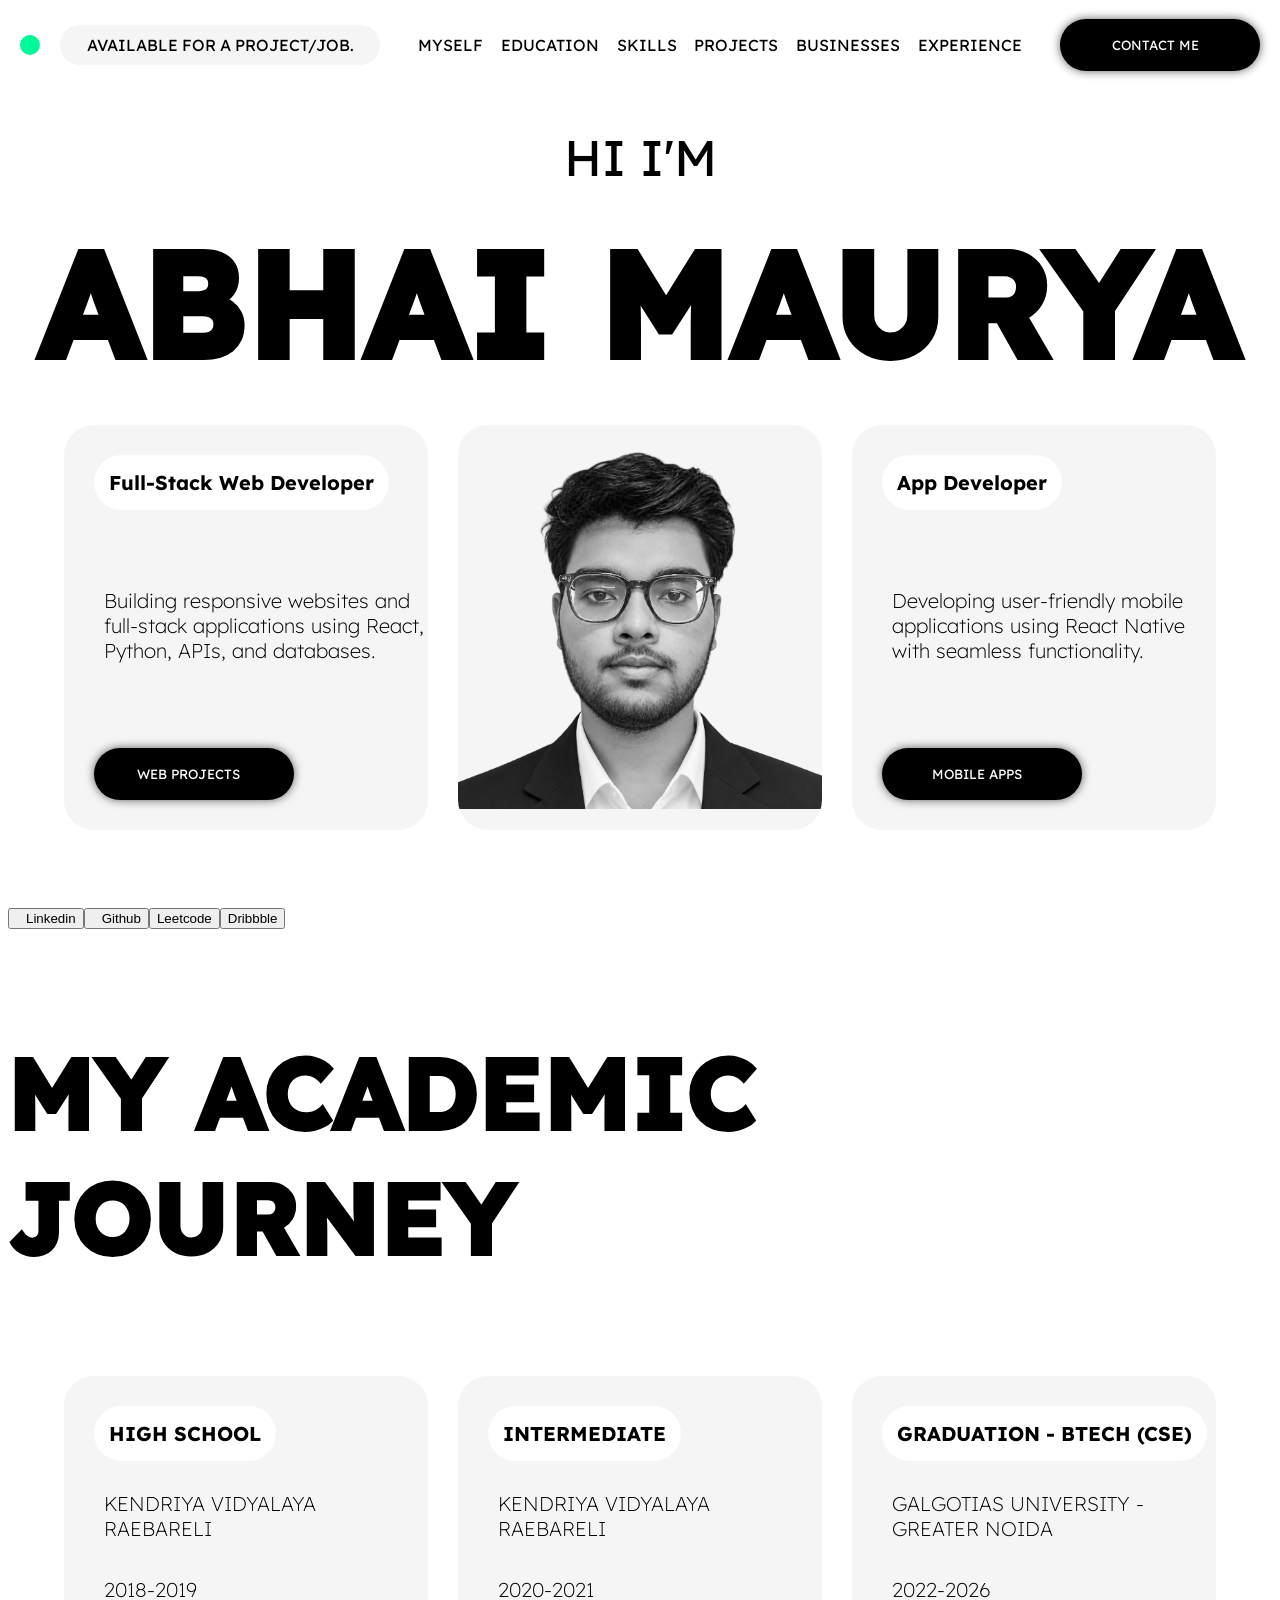
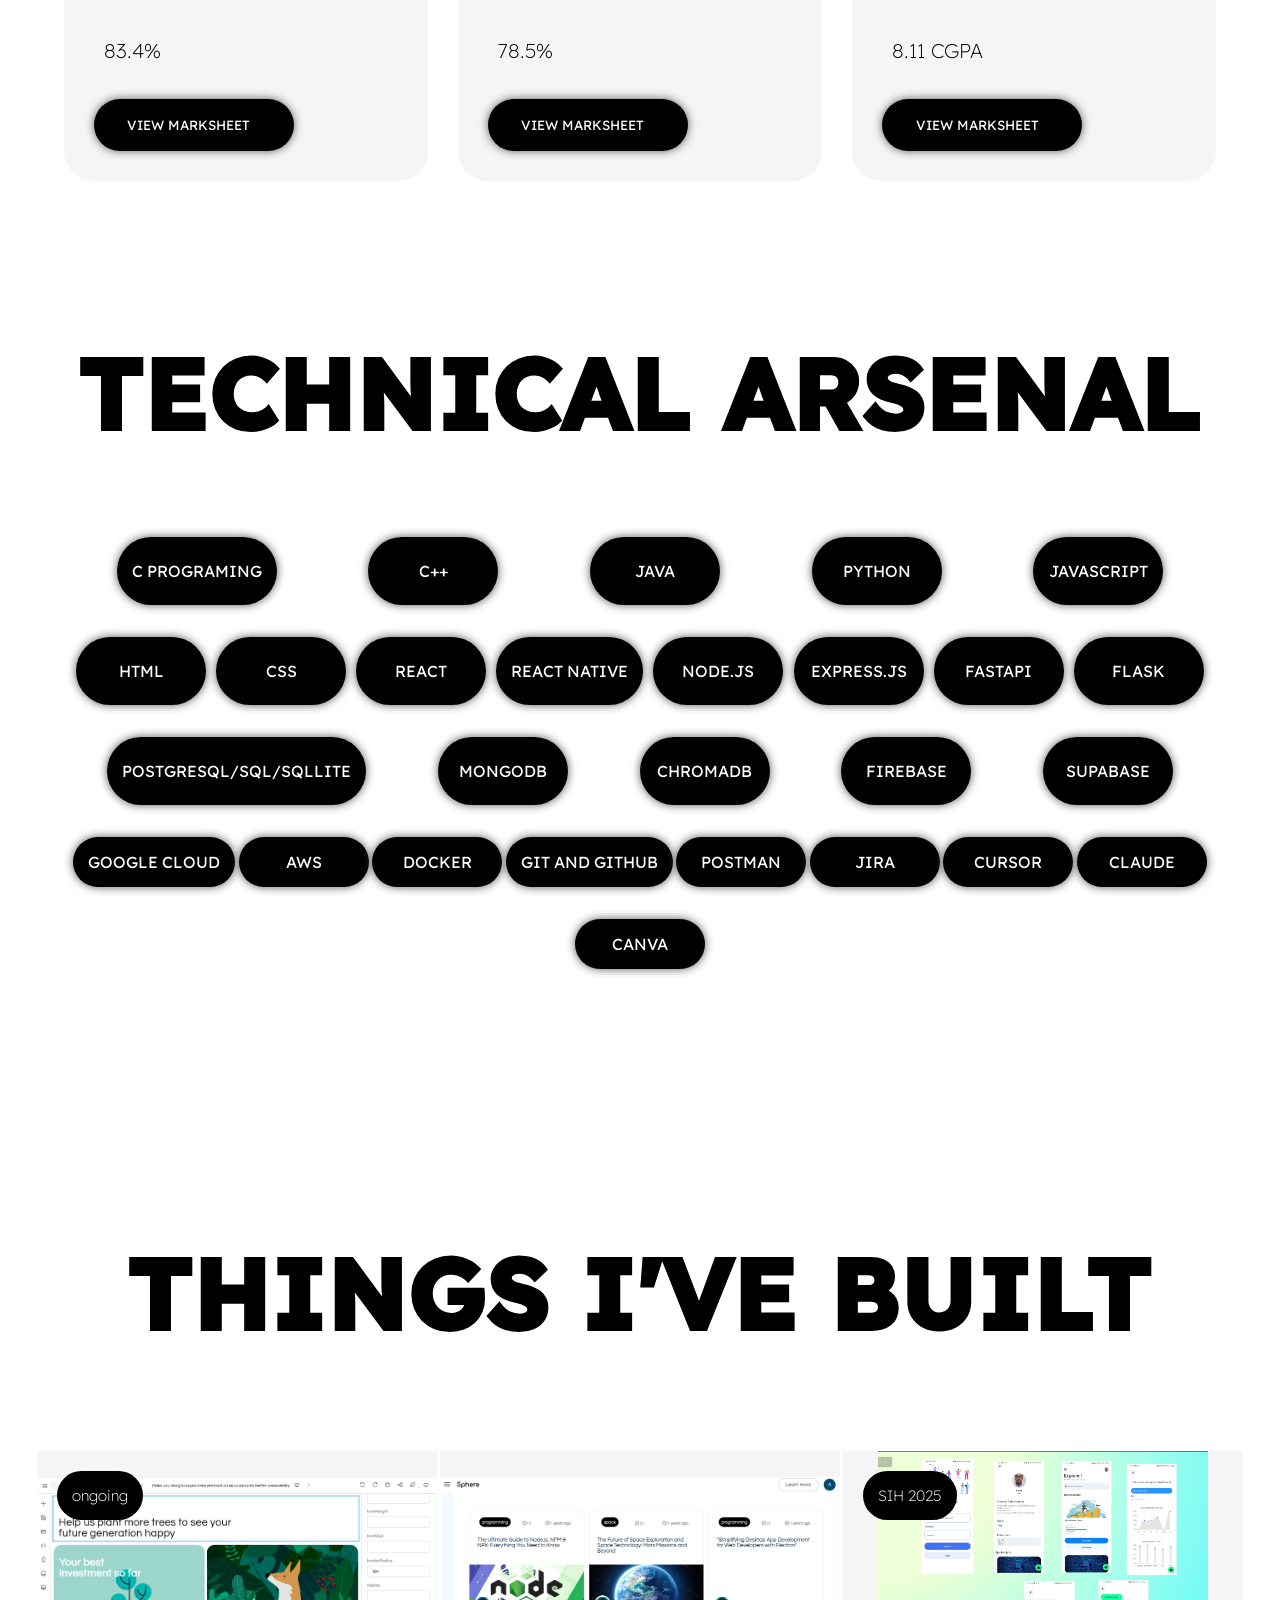
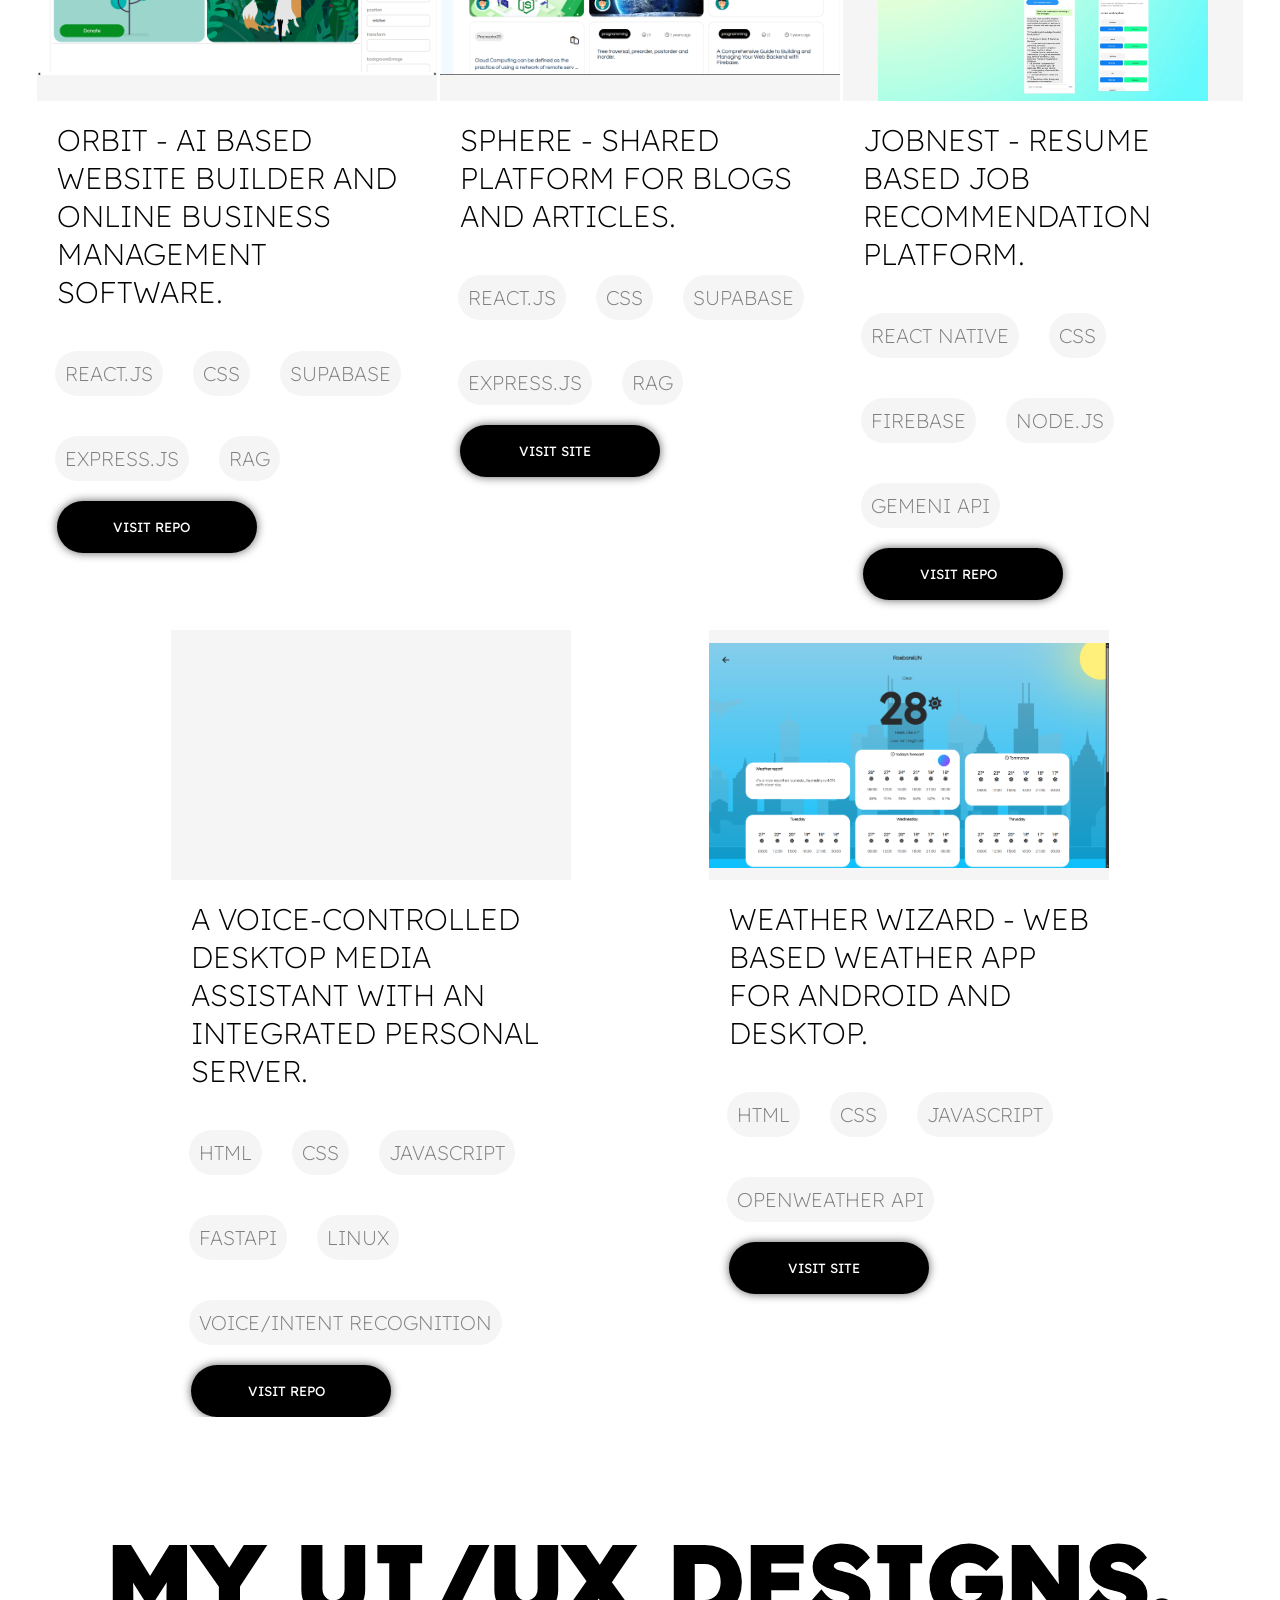
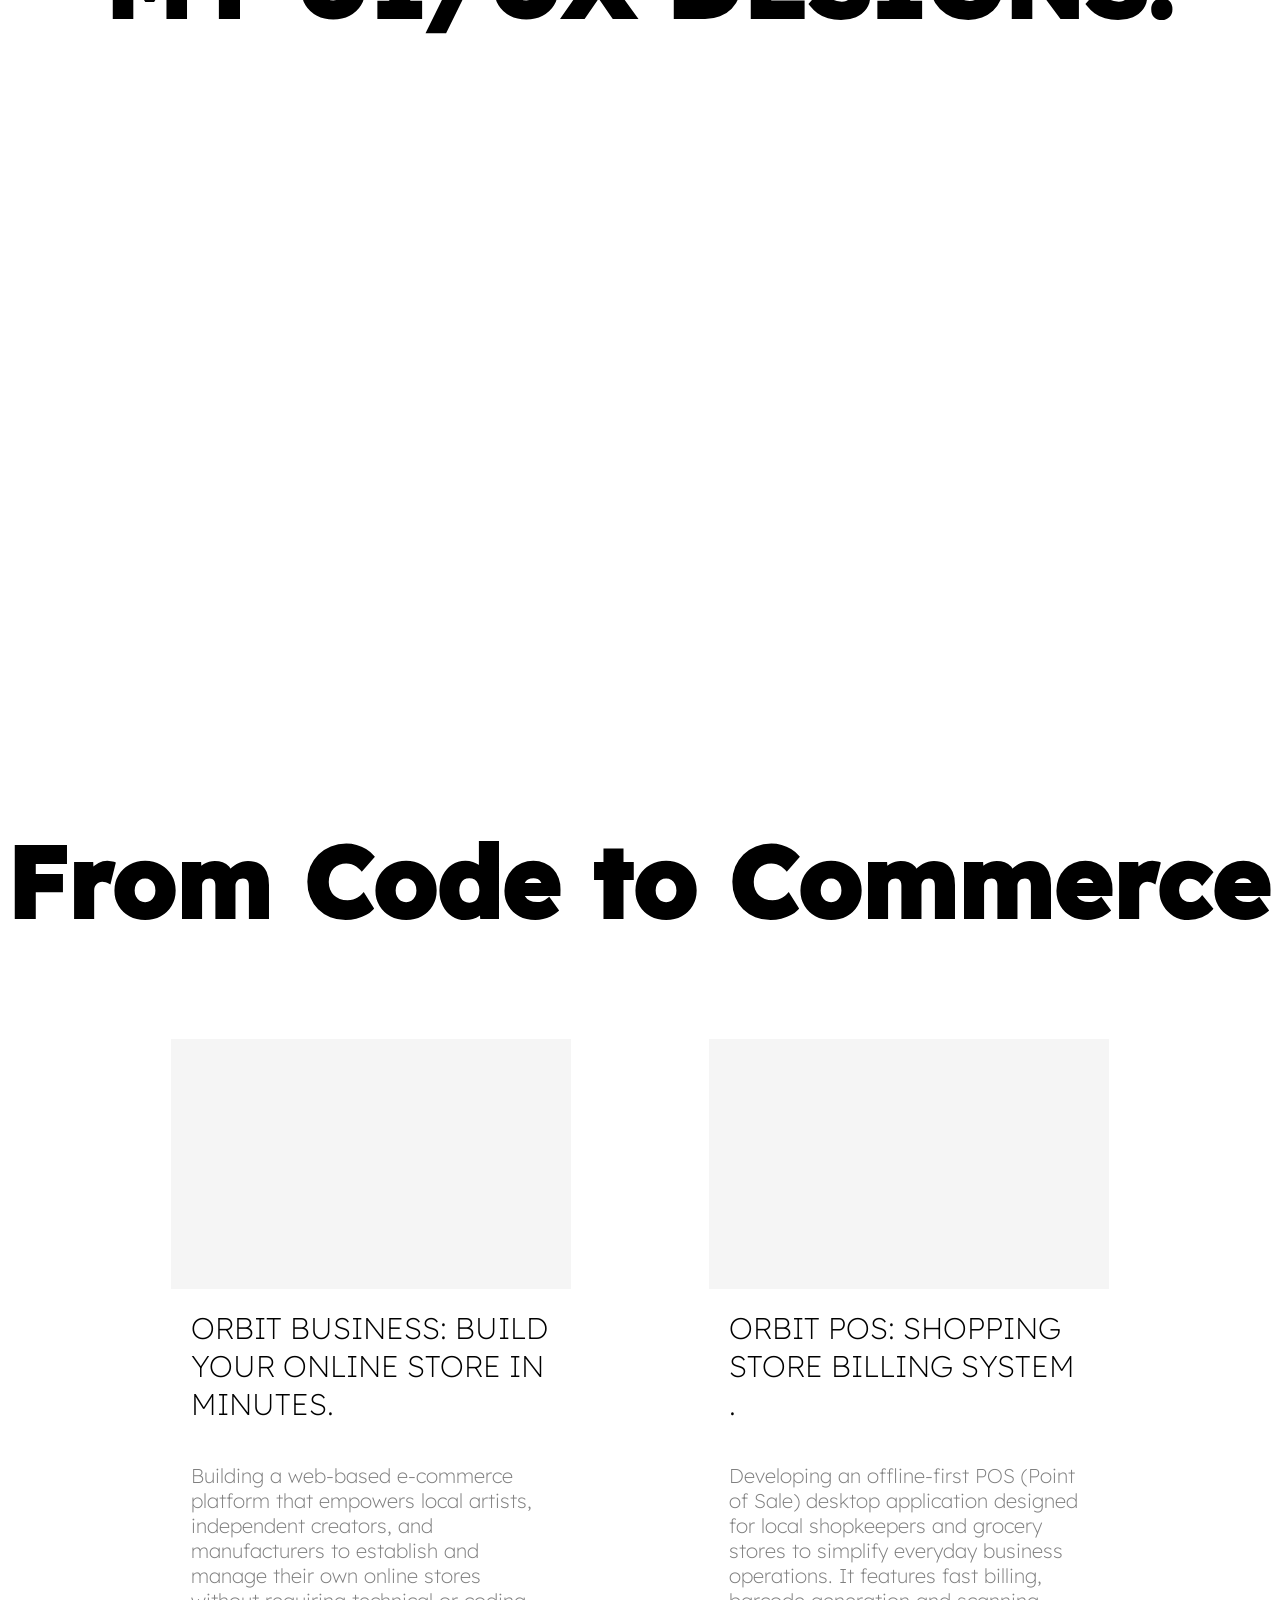
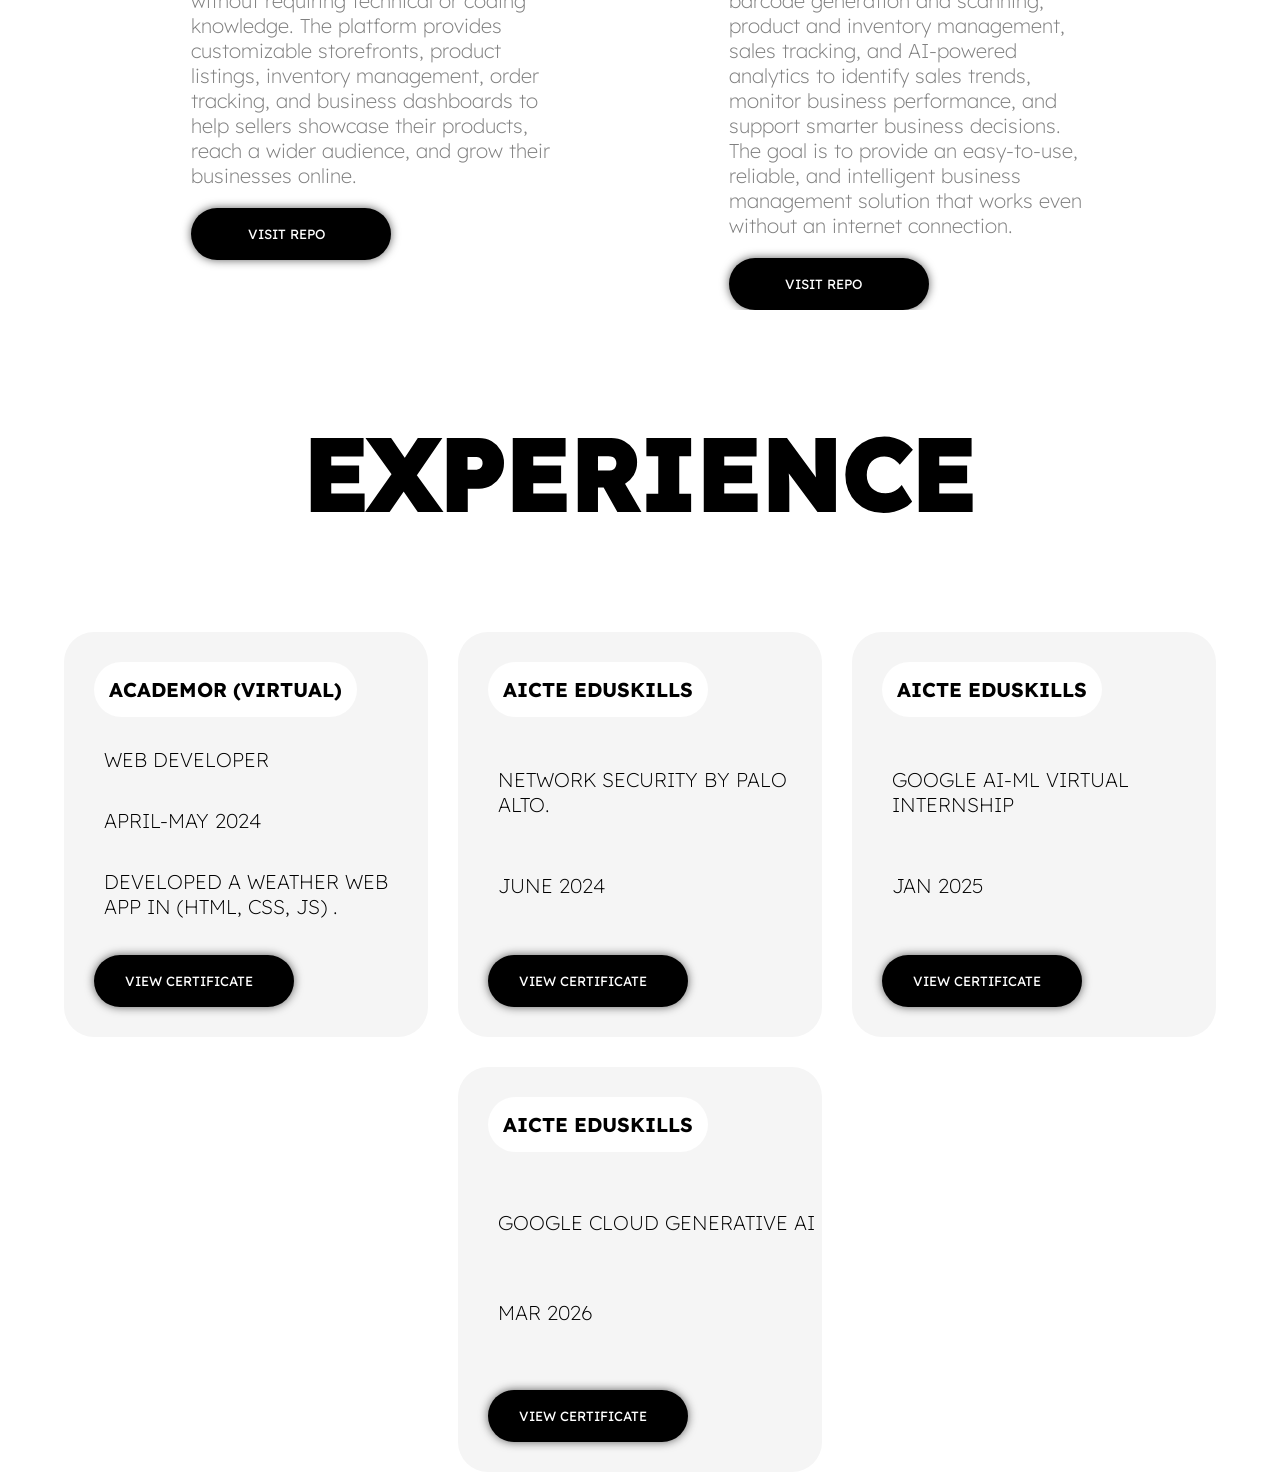
<file: index.html>
<!DOCTYPE html>
<html lang="en">
<head>
    <meta charset="UTF-8">
    <meta name="viewport" content="width=device-width, initial-scale=1.0">
    <title>Abhai Pratap Maurya</title>
    <link rel="stylesheet" href="portfolio.css">
    <link rel="preconnect" href="https://fonts.googleapis.com">
<link rel='stylesheet' href='https://cdn-uicons.flaticon.com/4.0.0/uicons-regular-straight/css/uicons-regular-straight.css'>
  <link href='https://fonts.googleapis.com/css?family=Lexend' rel='stylesheet'>
<link rel='stylesheet' href='https://cdn-uicons.flaticon.com/4.0.0/uicons-bold-rounded/css/uicons-bold-rounded.css'>
<link rel='stylesheet' href='https://cdn-uicons.flaticon.com/4.0.0/uicons-regular-rounded/css/uicons-regular-rounded.css'>
<link rel='stylesheet' href='https://cdn-uicons.flaticon.com/4.0.0/uicons-brands/css/uicons-brands.css'>
<div id="imgdiv1">
    <row><button onclick="closebox()"><i class="fi fi-br-cross"></i></button><button id="imgname">10th report card</button></row>

</div>
    <div class="section">
        <navbar>
            <p class="job"></p>
            <p class="knot">AVAILABLE FOR A PROJECT/JOB.</p>
            <div>
                <p>MYSELF</p>
                <p>EDUCATION</p>
                <p>SKILLS</p>
                <p>PROJECTS</p>
                <p>BUSINESSES</p>
                <p>EXPERIENCE</p>
                
            </div>
            <button onclick="openlink('https://mail.google.com/mail/u/0/?fs=1&to=abhaipratapanjumaurya@gmail.com&tf=cm')">CONTACT ME <i class="fi fi-rs-arrow-up-right"></i></button>
        </navbar>
        <p id="txt1">HI I'M</p>
        <h1 id="txt2">ABHAI <span>MAURYA</span></h1>
        <div class="herodiv">
            <div class="hdiv1">
                <h1>Full-Stack Web Developer</h1>
                <p>Building responsive websites and full-stack applications using React, Python, APIs, and databases.</p>
                <button onclick="openlink('https://github.com/coder5676')">WEB PROJECTS <i class="fi fi-rs-arrow-up-right"></i></button>

            </div>
  <div id="imgdiv">


           </div>
           <div class="hdiv2">
            <h1>App Developer</h1>
            <p>Developing user-friendly mobile applications using React Native with seamless functionality.</p>
            <button onclick="openlink('https://github.com/coder5676')">MOBILE APPS <i class="fi fi-rs-arrow-up-right"></i></button>
           </div>
        </div>
         

    </div>
            <row class="rt"><button onclick="openlink('https://www.linkedin.com/in/abhai-pratap-maurya-781911297/')"><i class="fi fi-brands-linkedin"></i> Linkedin</button><button onclick="openlink('https://github.com/coder5676')"><i class="fi fi-brands-github"></i>Github</button><button onclick="openlink('https://leetcode.com/u/abhai-1524/')">Leetcode</button><button onclick="openlink('https://dribbble.com/04Abhai_maurya')">Dribbble</button></row>
    <div class="section">
        <h1 class="heading2">MY ACADEMIC JOURNEY</h1>
        <div class="herodiv">
            <div>
                <h1>HIGH SCHOOL</h1>
                <p>KENDRIYA VIDYALAYA RAEBARELI</p>
                <p>2018-2019</p>
                <p>83.4%</p>
                <button onclick="loadfile('10th.jpg','HIGH SCHOOL REPORTCARD')">VIEW MARKSHEET <i class="fi fi-rs-arrow-up-right"></i></button>
            </div>
            <div> <h1>INTERMEDIATE</h1>
                <p>KENDRIYA VIDYALAYA RAEBARELI</p>
                <p>2020-2021</p>
                <p>78.5%</p>
                <button onclick="loadfile('12th.jpg','INTERMEDIATE REPORTCARD')">VIEW MARKSHEET <i class="fi fi-rs-arrow-up-right"></i></button></div>
            <div>
                 <h1>GRADUATION - BTECH (CSE)</h1>
                <p>GALGOTIAS UNIVERSITY - GREATER NOIDA</p>
                <p>2022-2026</p>
                <p>8.11 CGPA</p>
                <button onclick="loadfile('8thsem.png','8TH SEM REPORT CARD')">VIEW MARKSHEET <i class="fi fi-rs-arrow-up-right"></i></button>
            </div>
        </div>

    </div>
    <div class="section">
        <h1 class="heading2">TECHNICAL ARSENAL</h1>
        <div class="skdiv">
            <p>C PROGRAMING</p>
            <p>C++</p>
            <p>JAVA</p>
            <p>PYTHON</p>
            <p>JAVASCRIPT</p>
            
        </div>
        <div class="skdiv">
            <p>HTML</p>
            <p>CSS</p>
            <p>REACT</p>
            <p>REACT NATIVE</p>
            <p>NODE.JS</p>
            <p>EXPRESS.JS</p>
            <p>FASTAPI</p>
            <p>FLASK</p>
            
        </div>
        <div class="skdiv">
            <p>POSTGRESQL/SQL/SQLLITE</p>
            <p>MONGODB</p>
            <p>CHROMADB</p>
            <p>FIREBASE</p>
            <p>SUPABASE</p>
        </div>
          <div class="skdiv">
            <p>GOOGLE CLOUD</p>
            <p>AWS</p>
            <p>DOCKER</p>
            <p>GIT AND GITHUB</p>
            <p>POSTMAN</p>
            <p>JIRA</p>
            <p>CURSOR</p>
            <p>CLAUDE</p>
            <p>CANVA</p>
        </div>

    </div>

    <div class="section">
        <h1 class="heading2">THINGS I'VE BUILT</h1>
        <div class="carddiv">
            <div class="card">
                <div style="background-image: url('images/orbit.png');" class="imgdiv3">
                    <h2>ongoing</h2>
                </div>
                <h1>ORBIT - AI BASED WEBSITE BUILDER AND ONLINE BUSINESS MANAGEMENT SOFTWARE.</h1>
                <div class="stack"><p>REACT.JS</p><p>CSS</p><p>SUPABASE</p><p>EXPRESS.JS</p><p>RAG</p></div>
                <button onclick="openlink('https://github.com/coder5676/Orion-Website-builder')">VISIT REPO <i class="fi fi-rs-arrow-up-right"></i></button>
            </div>
            <div class="card">
                <div style="background-image: url('images/sphere.png');" class="imgdiv3"></div>
                <h1>SPHERE - SHARED PLATFORM FOR BLOGS AND ARTICLES.</h1>
                <div class="stack"><p>REACT.JS</p><p>CSS</p><p>SUPABASE</p><p>EXPRESS.JS</p><p>RAG</p></div>

                <button onclick="openlink('https://coder5676.github.io/Sphere-2/')">VISIT SITE <i class="fi fi-rs-arrow-up-right"></i></button>
            </div>
            <div class="card">
                <div style="background-image: url('images/jobnest.png');" class="imgdiv3">
                    <h2>SIH 2025</h2>

                </div>
                <h1>JOBNEST - RESUME BASED JOB RECOMMENDATION PLATFORM.</h1>
                <div class="stack"><p>REACT NATIVE</p><p>CSS</p><p>FIREBASE</p><p>NODE.JS</p><p>GEMENI API</p></div>

                <button onclick="openlink('https://github.com/coder5676/Smart-AI-Based-Internship-recommendation-App')">VISIT REPO <i class="fi fi-rs-arrow-up-right"></i></button>
            </div>
             <div class="card">
                <div class="imgdiv3" style="background-image: url('https://media.istockphoto.com/id/842462530/vector/home-assistant.jpg?s=612x612&w=0&k=20&c=RJPc6uqVF1IhuTr1GNmvbOqNqkv_JC4K2shu67X5YMw=');"></div>
                <h1>A VOICE-CONTROLLED DESKTOP MEDIA ASSISTANT WITH AN INTEGRATED PERSONAL SERVER.</h1>
                <div class="stack"><p>HTML</p><p>CSS</p><p>JAVASCRIPT</p><p>FASTAPI</p><p>LINUX</p><p>VOICE/INTENT RECOGNITION</p></div>

                <button onclick="openlink('https://github.com/coder5676/Nesthome')">VISIT REPO <i class="fi fi-rs-arrow-up-right"></i></button>
            </div>
            <div class="card">
                <div class="imgdiv3" style="background-image: url('images/weather.png')"></div>
                <h1>WEATHER WIZARD - WEB BASED WEATHER APP FOR ANDROID AND DESKTOP.</h1>
                <div class="stack"><p>HTML</p><p>CSS</p><p>JAVASCRIPT</p><p>OPENWEATHER API</p></div>

                <button onclick="openlink('https://coder5676.github.io/Weather-app/')">VISIT SITE <i class="fi fi-rs-arrow-up-right"></i></button>
            </div>


        </div>



    </div>
<div class="section">
        <h1 class="heading2">MY UI/UX DESIGNS.</h1>
        <div class="carddiv">
          


        </div>



    </div>

    <div class="section">
        <h1 class="heading2">From Code to Commerce</h1>
        <div class="carddiv">
            <div class="card">
                <div></div>
                <h1>ORBIT BUSINESS: BUILD YOUR ONLINE STORE IN MINUTES.</h1>
                <p>Building a web-based e-commerce platform that empowers local artists, independent creators, and manufacturers to establish and manage their own online stores without requiring technical or coding knowledge. The platform provides customizable storefronts, product listings, inventory management, order tracking, and business dashboards to help sellers showcase their products, reach a wider audience, and grow their businesses online.</p>
                <button>VISIT REPO <i class="fi fi-rs-arrow-up-right"></i></button>
            </div>
            <div class="card">
                <div></div>
                <h1>ORBIT POS: SHOPPING STORE BILLING SYSTEM .</h1>
<p>Developing an offline-first POS (Point of Sale) desktop application designed for local shopkeepers and grocery stores to simplify everyday business operations. It features fast billing, barcode generation and scanning, product and inventory management, sales tracking, and AI-powered analytics to identify sales trends, monitor business performance, and support smarter business decisions. The goal is to provide an easy-to-use, reliable, and intelligent business management solution that works even without an internet connection. </p>           
     <button>VISIT REPO <i class="fi fi-rs-arrow-up-right"></i></button>
            </div>
          


        </div>



    </div>
    <div class="section">
        <h1 class="heading2">EXPERIENCE</h1>
          <div class="herodiv">
            <div>
                <h1>ACADEMOR (VIRTUAL)</h1>
                <p>WEB DEVELOPER</p>
                <p>APRIL-MAY 2024</p>
                <p>DEVELOPED A WEATHER WEB APP IN (HTML, CSS, JS) .</p>
                <button>VIEW CERTIFICATE <i class="fi fi-rs-arrow-up-right"></i></button>
            </div>
            <div> <h1>AICTE EDUSKILLS</h1>
                <p>NETWORK SECURITY BY PALO ALTO.</p>
                <p>JUNE 2024</p>
                <button>VIEW CERTIFICATE <i class="fi fi-rs-arrow-up-right"></i></button></div>
            <div>
                 <h1>AICTE EDUSKILLS</h1>
                <p>GOOGLE AI-ML VIRTUAL INTERNSHIP</p>
                <p>JAN 2025</p>
                
                <button >VIEW CERTIFICATE <i class="fi fi-rs-arrow-up-right"></i></button>
            </div>
             <div>
                 <h1>AICTE EDUSKILLS</h1>
                <p>GOOGLE CLOUD GENERATIVE AI</p>
                <p>MAR 2026</p>
                
                <button>VIEW CERTIFICATE <i class="fi fi-rs-arrow-up-right"></i></button>
            </div>
        </div>
        

    </div>

    
</body>
</html>
<script src="portfolio.js"></script>
</file>
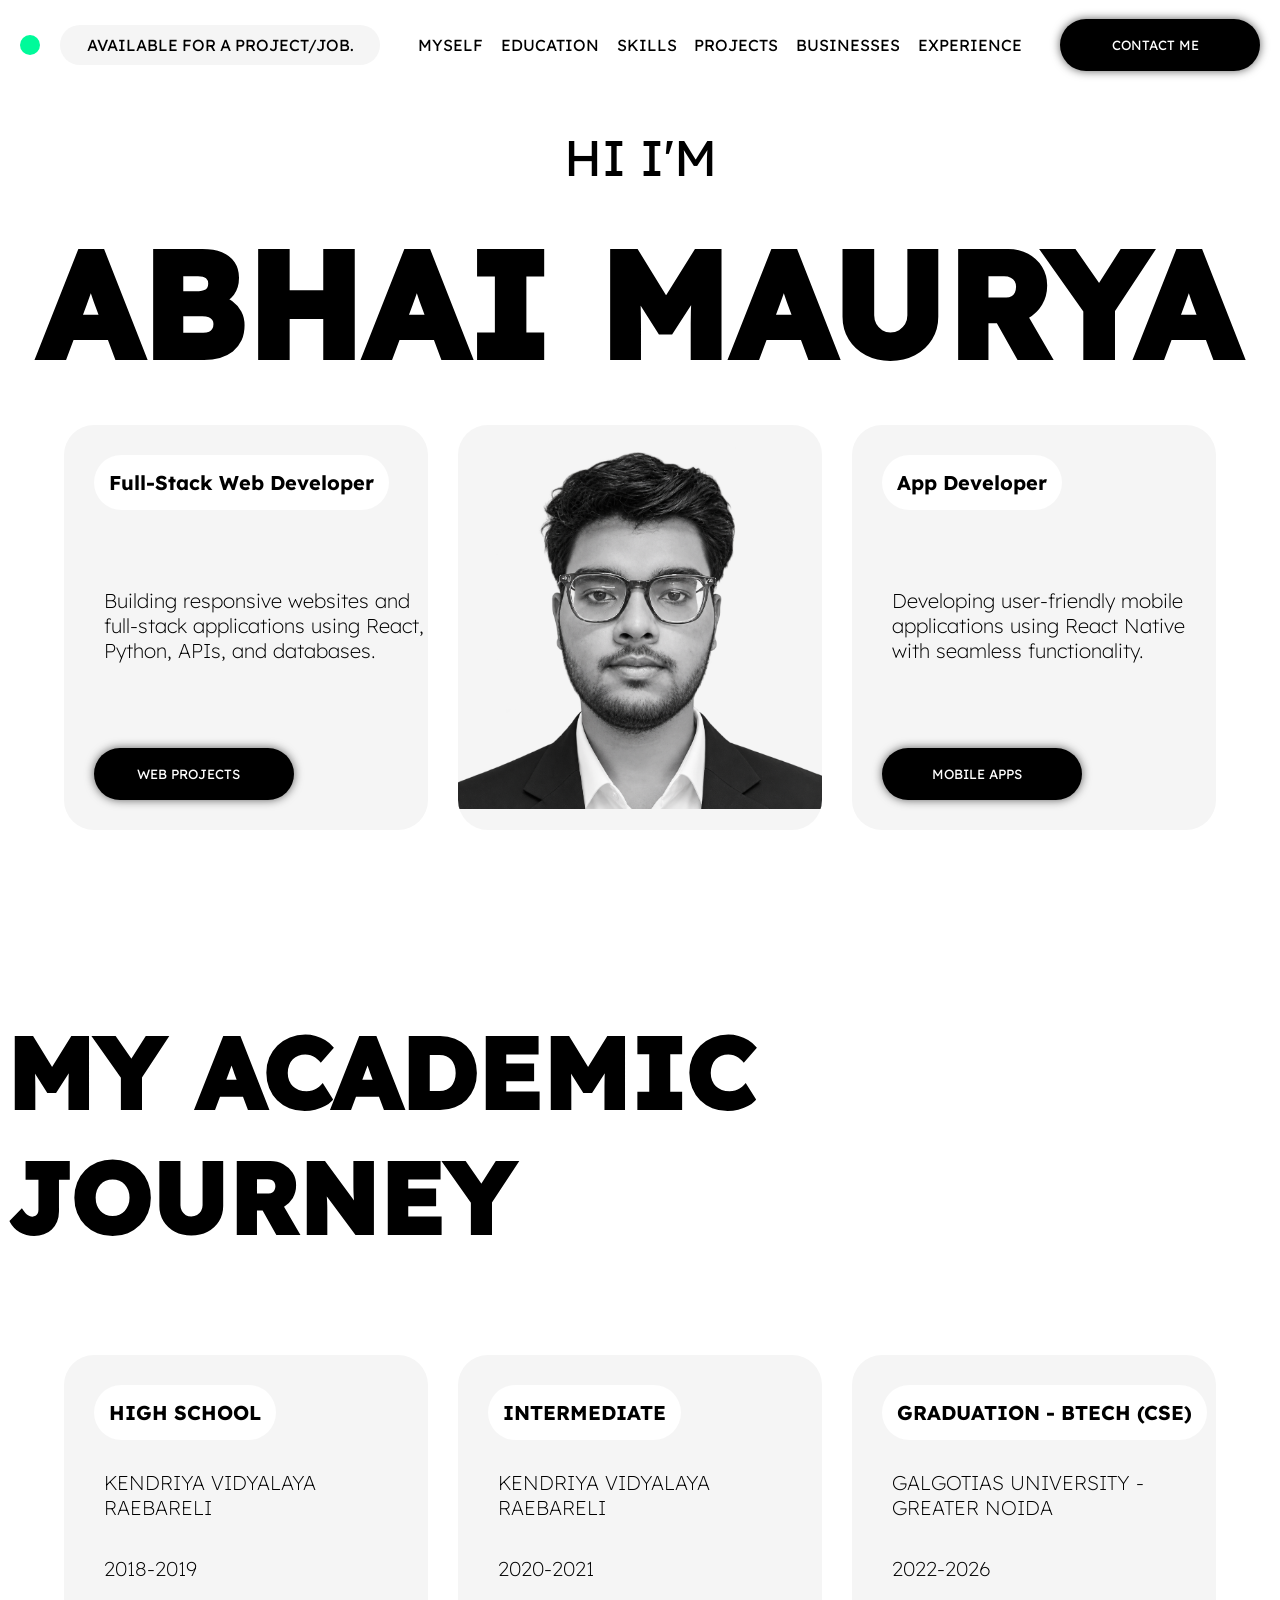
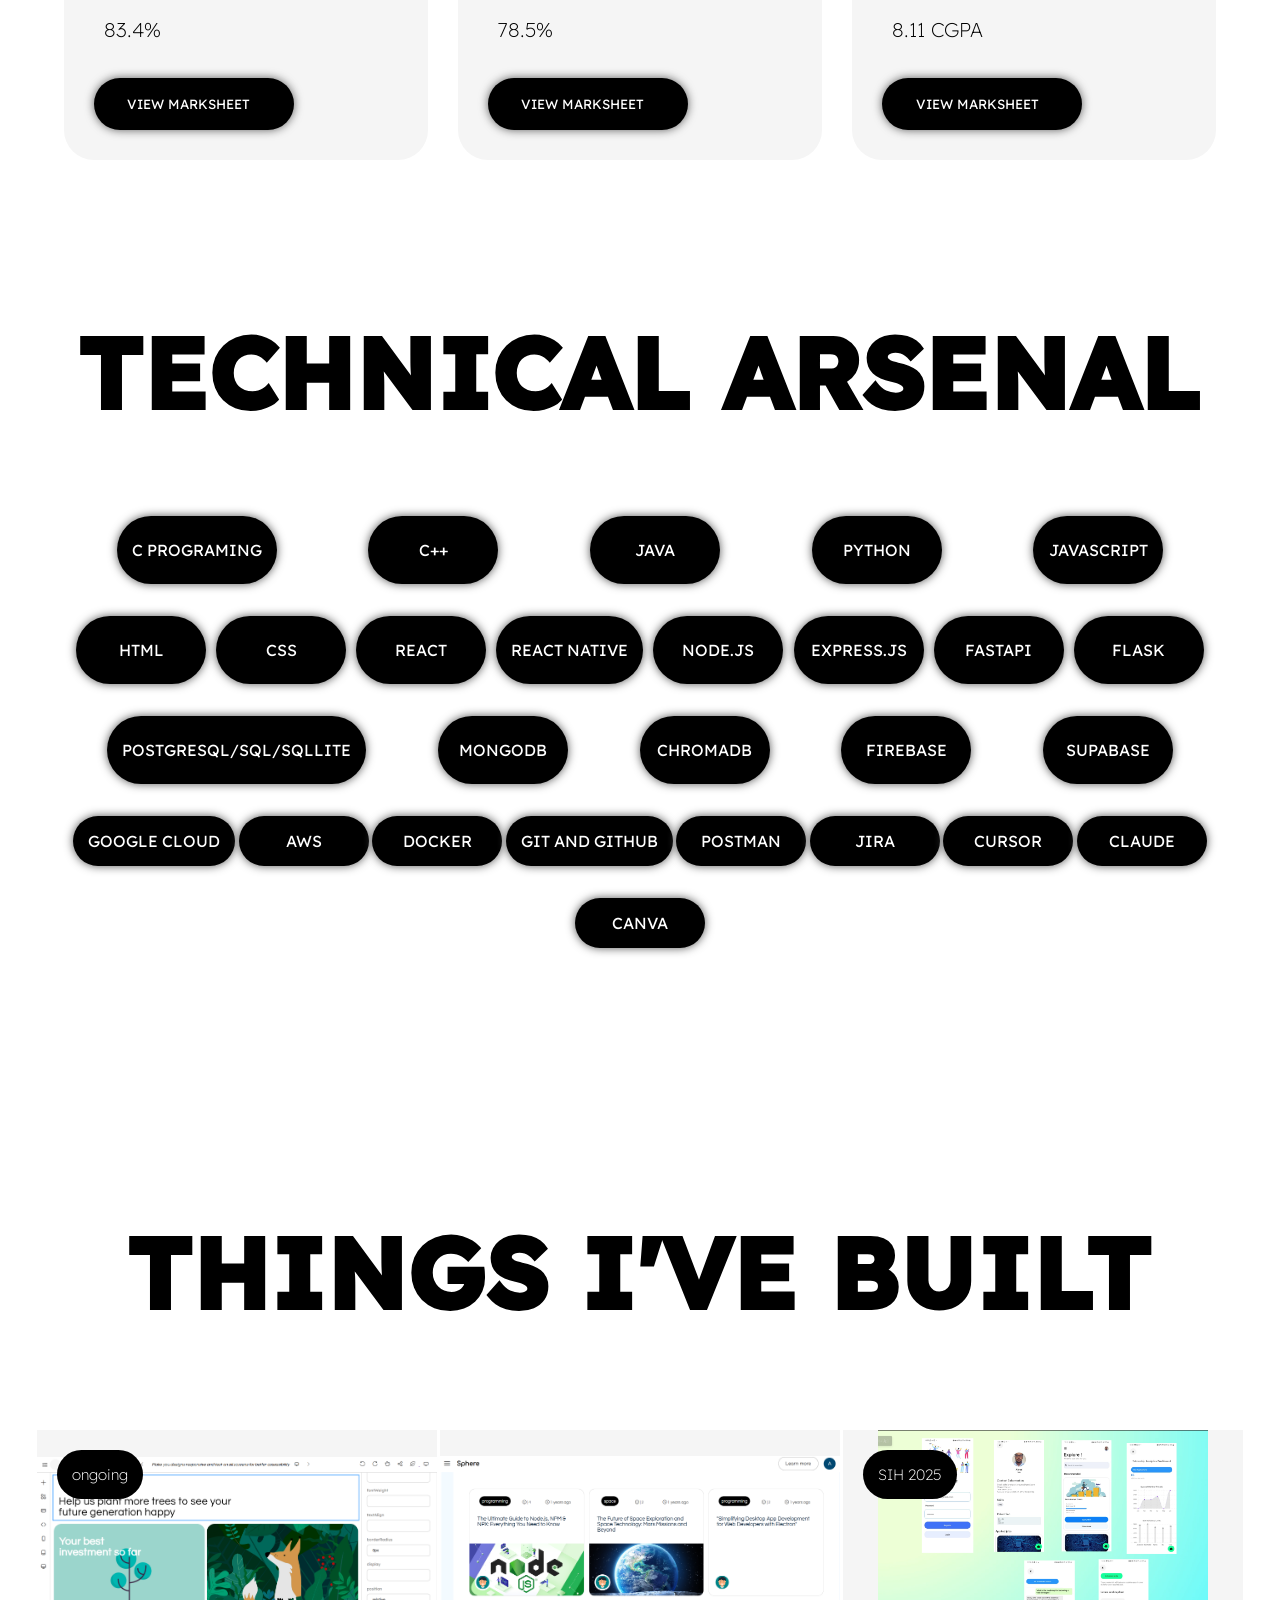
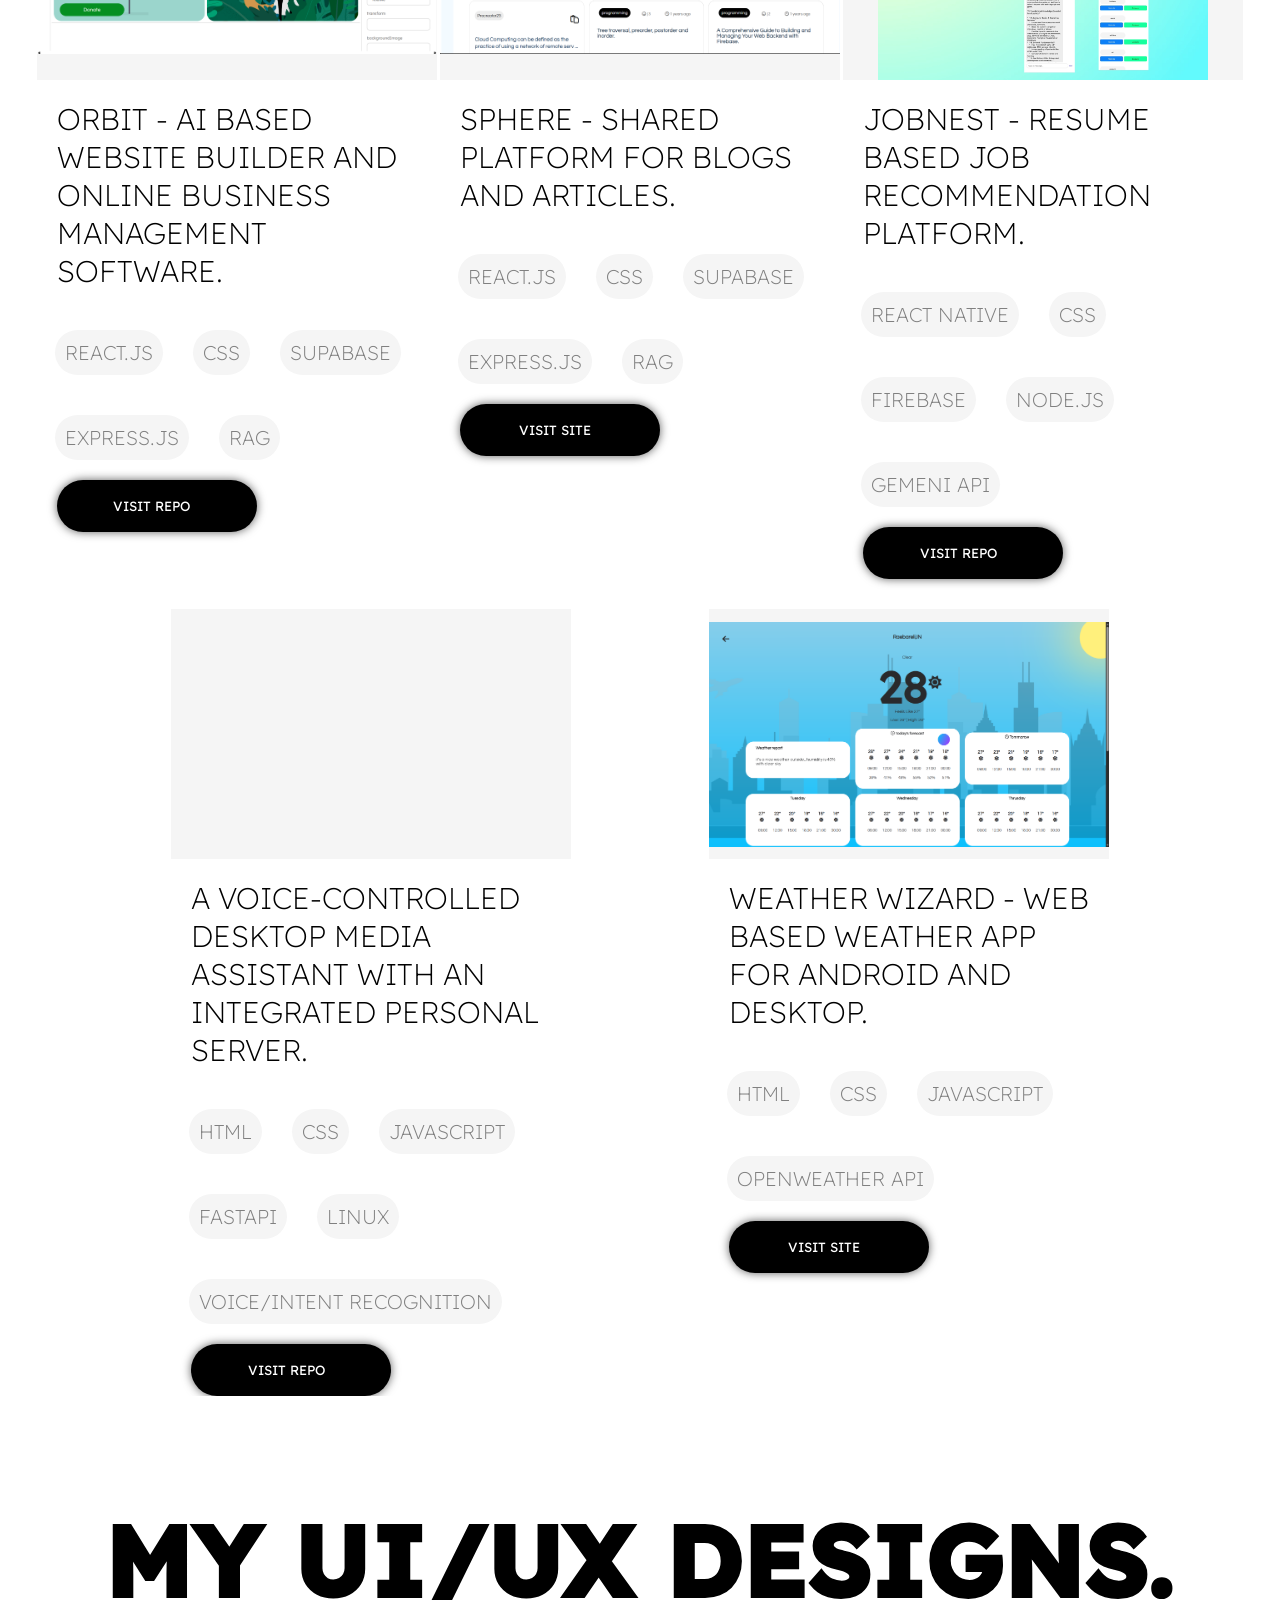
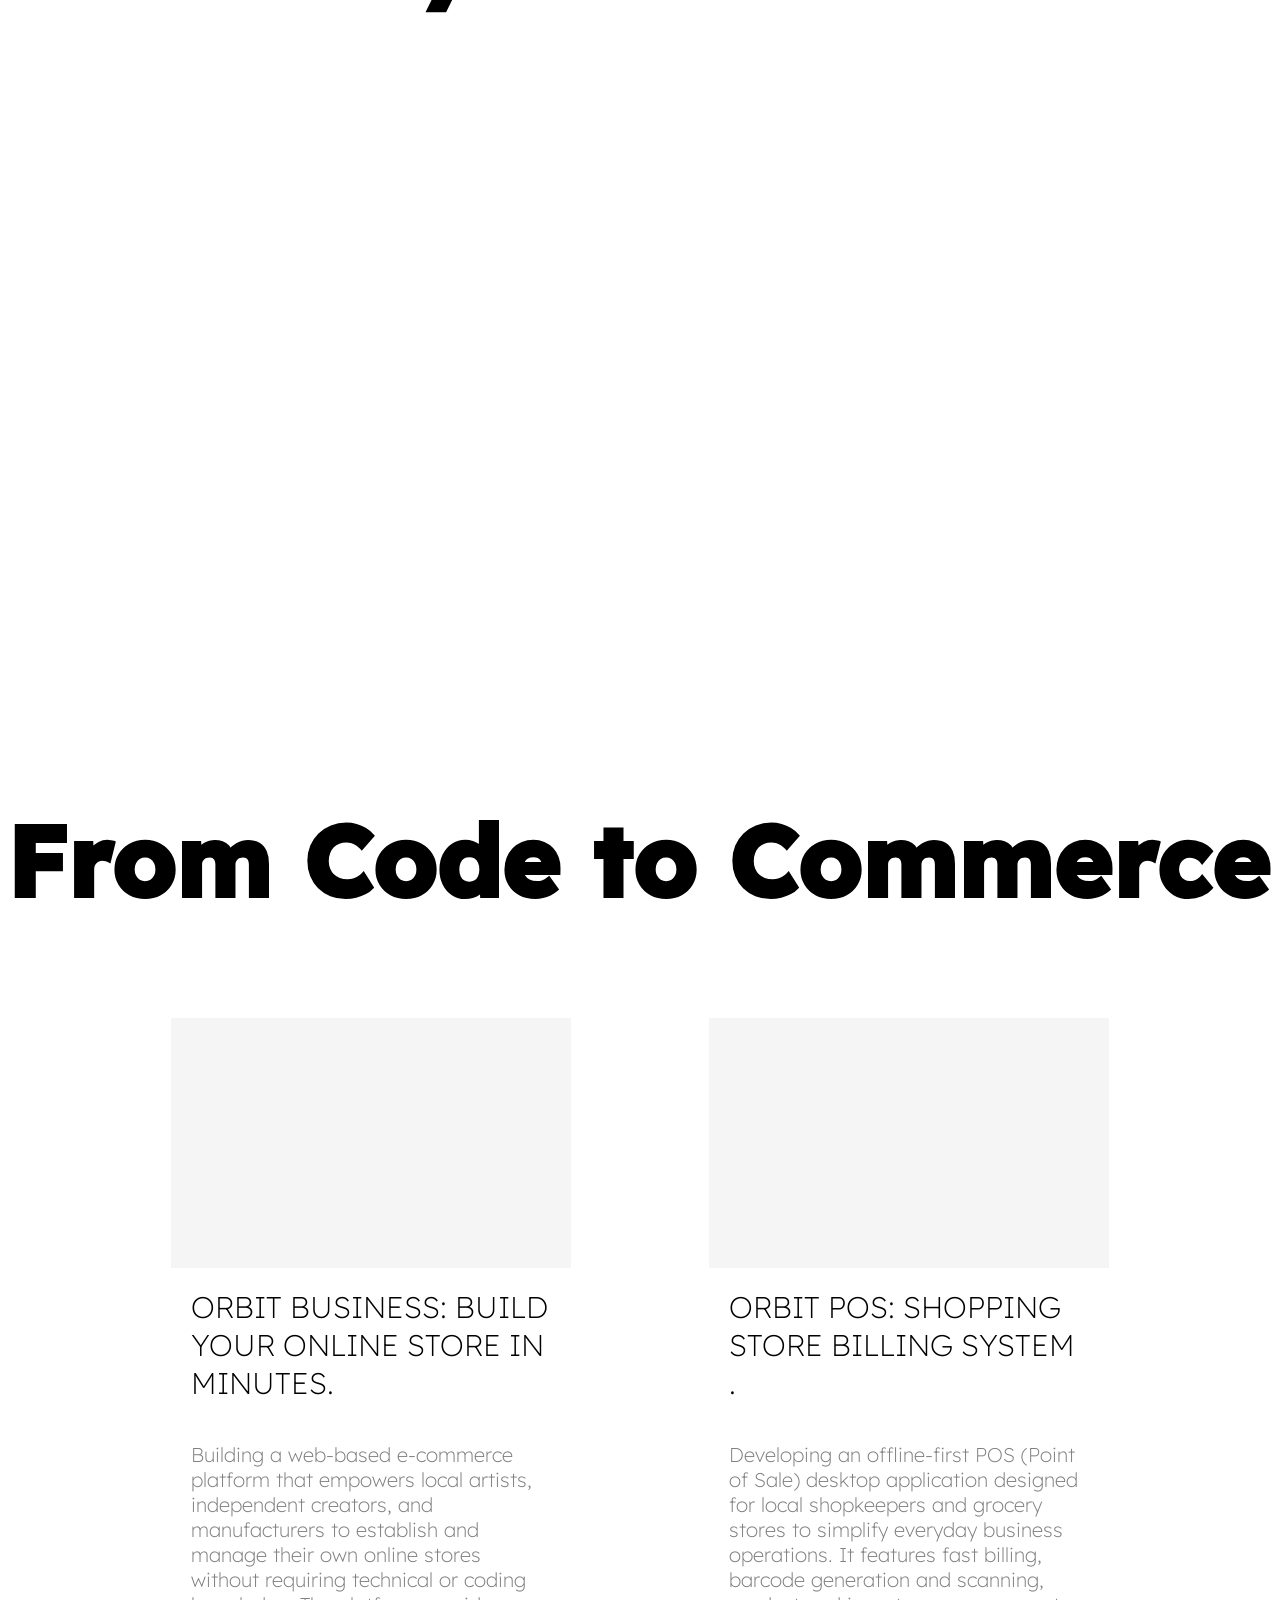
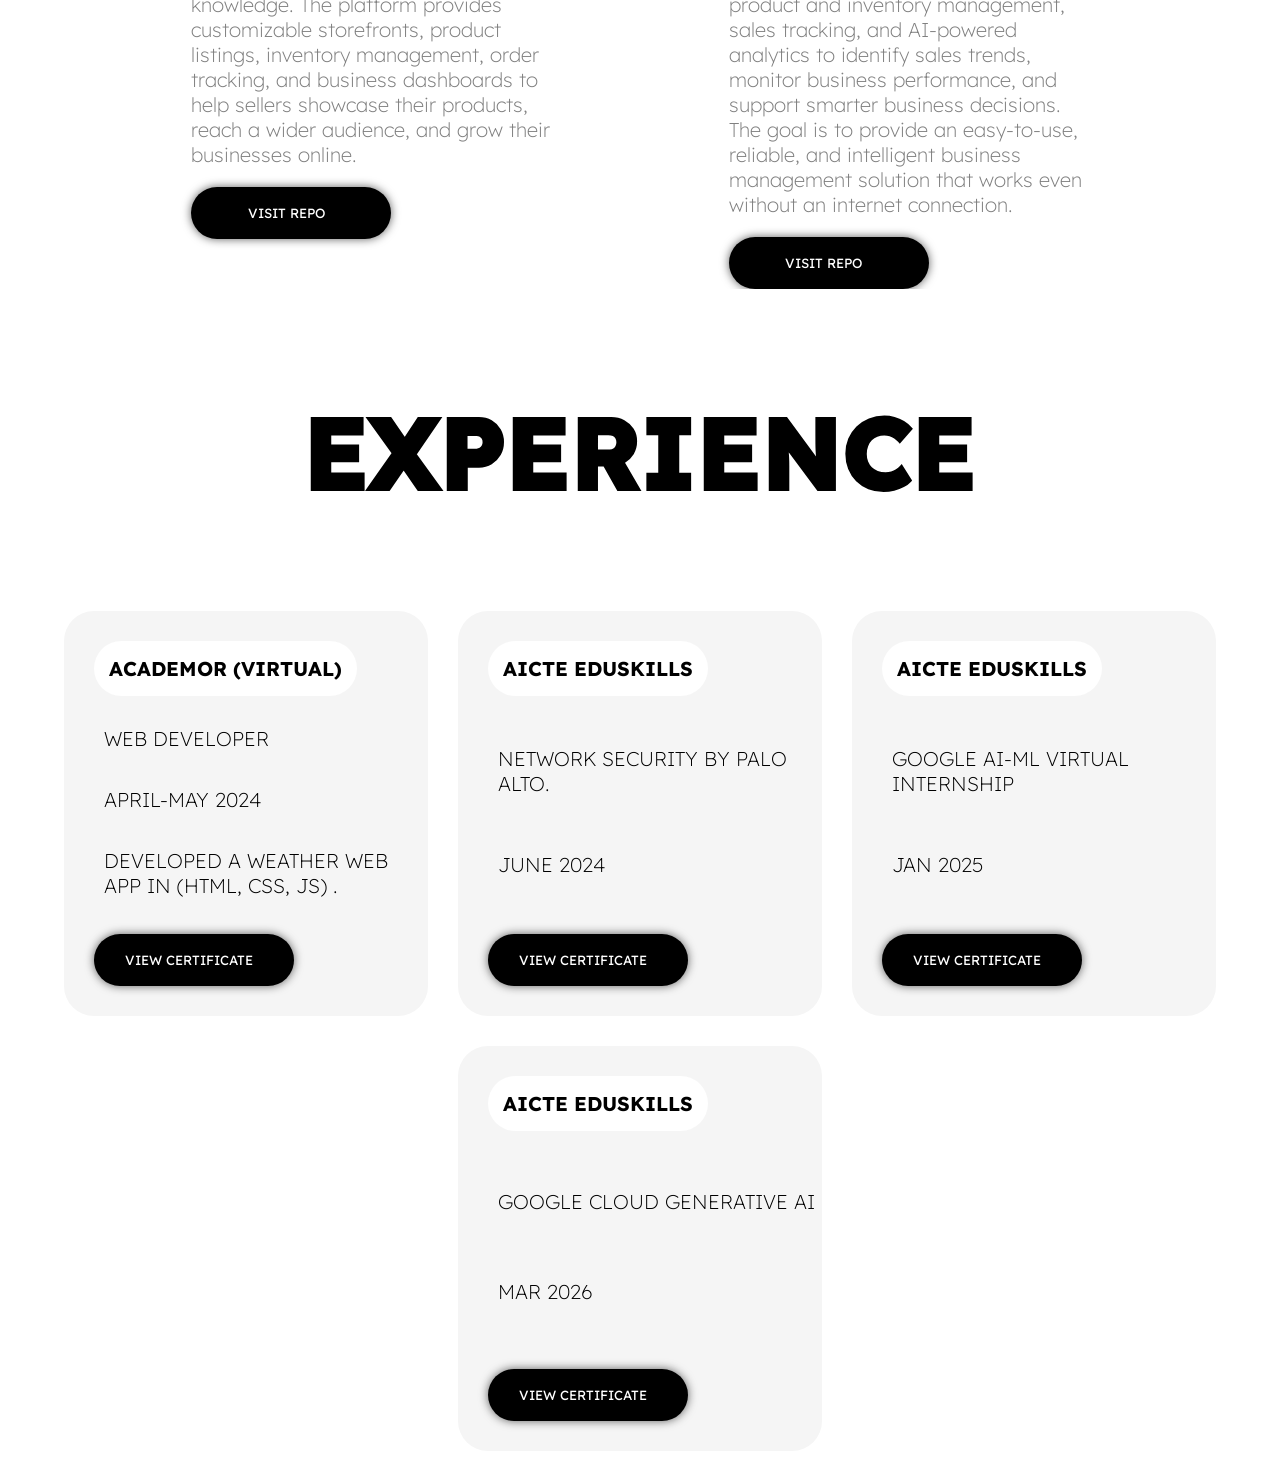
<file: portfolio.html>
<!DOCTYPE html>
<html lang="en">
<head>
    <meta charset="UTF-8">
    <meta name="viewport" content="width=device-width, initial-scale=1.0">
    <title>Abhai Pratap Maurya</title>
    <link rel="stylesheet" href="portfolio.css">
    <link rel="preconnect" href="https://fonts.googleapis.com">
<link rel='stylesheet' href='https://cdn-uicons.flaticon.com/4.0.0/uicons-regular-straight/css/uicons-regular-straight.css'>
  <link href='https://fonts.googleapis.com/css?family=Lexend' rel='stylesheet'>
<link rel='stylesheet' href='https://cdn-uicons.flaticon.com/4.0.0/uicons-bold-rounded/css/uicons-bold-rounded.css'>
<link rel='stylesheet' href='https://cdn-uicons.flaticon.com/4.0.0/uicons-regular-rounded/css/uicons-regular-rounded.css'>
<div id="imgdiv1">
    <row><button onclick="closebox()"><i class="fi fi-br-cross"></i></button><button id="imgname">10th report card</button></row>

</div>
    <div class="section">
        <navbar>
            <p class="job"></p>
            <p class="knot">AVAILABLE FOR A PROJECT/JOB.</p>
            <div>
                <p>MYSELF</p>
                <p>EDUCATION</p>
                <p>SKILLS</p>
                <p>PROJECTS</p>
                <p>BUSINESSES</p>
                <p>EXPERIENCE</p>
                
            </div>
            <button>CONTACT ME <i class="fi fi-rs-arrow-up-right"></i></button>
        </navbar>
        <p id="txt1">HI I'M</p>
        <h1 id="txt2">ABHAI <span>MAURYA</span></h1>
        <div class="herodiv">
            <div class="hdiv1">
                <h1>Full-Stack Web Developer</h1>
                <p>Building responsive websites and full-stack applications using React, Python, APIs, and databases.</p>
                <button onclick="openlink('https://github.com/coder5676')">WEB PROJECTS <i class="fi fi-rs-arrow-up-right"></i></button>

            </div>
  <div id="imgdiv">


           </div>
           <div class="hdiv2">
            <h1>App Developer</h1>
            <p>Developing user-friendly mobile applications using React Native with seamless functionality.</p>
            <button onclick="openlink('https://github.com/coder5676')">MOBILE APPS <i class="fi fi-rs-arrow-up-right"></i></button>
           </div>
        </div>
         

    </div>
    <div class="section">
        <h1 class="heading2">MY ACADEMIC JOURNEY</h1>
        <div class="herodiv">
            <div>
                <h1>HIGH SCHOOL</h1>
                <p>KENDRIYA VIDYALAYA RAEBARELI</p>
                <p>2018-2019</p>
                <p>83.4%</p>
                <button onclick="loadfile('10th.jpg','HIGH SCHOOL REPORTCARD')">VIEW MARKSHEET <i class="fi fi-rs-arrow-up-right"></i></button>
            </div>
            <div> <h1>INTERMEDIATE</h1>
                <p>KENDRIYA VIDYALAYA RAEBARELI</p>
                <p>2020-2021</p>
                <p>78.5%</p>
                <button onclick="loadfile('12th.jpg','INTERMEDIATE REPORTCARD')">VIEW MARKSHEET <i class="fi fi-rs-arrow-up-right"></i></button></div>
            <div>
                 <h1>GRADUATION - BTECH (CSE)</h1>
                <p>GALGOTIAS UNIVERSITY - GREATER NOIDA</p>
                <p>2022-2026</p>
                <p>8.11 CGPA</p>
                <button onclick="loadfile('8thsem.png','8TH SEM REPORT CARD')">VIEW MARKSHEET <i class="fi fi-rs-arrow-up-right"></i></button>
            </div>
        </div>

    </div>
    <div class="section">
        <h1 class="heading2">TECHNICAL ARSENAL</h1>
        <div class="skdiv">
            <p>C PROGRAMING</p>
            <p>C++</p>
            <p>JAVA</p>
            <p>PYTHON</p>
            <p>JAVASCRIPT</p>
            
        </div>
        <div class="skdiv">
            <p>HTML</p>
            <p>CSS</p>
            <p>REACT</p>
            <p>REACT NATIVE</p>
            <p>NODE.JS</p>
            <p>EXPRESS.JS</p>
            <p>FASTAPI</p>
            <p>FLASK</p>
            
        </div>
        <div class="skdiv">
            <p>POSTGRESQL/SQL/SQLLITE</p>
            <p>MONGODB</p>
            <p>CHROMADB</p>
            <p>FIREBASE</p>
            <p>SUPABASE</p>
        </div>
          <div class="skdiv">
            <p>GOOGLE CLOUD</p>
            <p>AWS</p>
            <p>DOCKER</p>
            <p>GIT AND GITHUB</p>
            <p>POSTMAN</p>
            <p>JIRA</p>
            <p>CURSOR</p>
            <p>CLAUDE</p>
            <p>CANVA</p>
        </div>

    </div>

    <div class="section">
        <h1 class="heading2">THINGS I'VE BUILT</h1>
        <div class="carddiv">
            <div class="card">
                <div style="background-image: url('images/orbit.png');" class="imgdiv3">
                    <h2>ongoing</h2>
                </div>
                <h1>ORBIT - AI BASED WEBSITE BUILDER AND ONLINE BUSINESS MANAGEMENT SOFTWARE.</h1>
                <div class="stack"><p>REACT.JS</p><p>CSS</p><p>SUPABASE</p><p>EXPRESS.JS</p><p>RAG</p></div>
                <button onclick="openlink('https://github.com/coder5676/Orion-Website-builder')">VISIT REPO <i class="fi fi-rs-arrow-up-right"></i></button>
            </div>
            <div class="card">
                <div style="background-image: url('images/sphere.png');" class="imgdiv3"></div>
                <h1>SPHERE - SHARED PLATFORM FOR BLOGS AND ARTICLES.</h1>
                <div class="stack"><p>REACT.JS</p><p>CSS</p><p>SUPABASE</p><p>EXPRESS.JS</p><p>RAG</p></div>

                <button onclick="openlink('https://coder5676.github.io/Sphere-2/')">VISIT SITE <i class="fi fi-rs-arrow-up-right"></i></button>
            </div>
            <div class="card">
                <div style="background-image: url('images/jobnest.png');" class="imgdiv3">
                    <h2>SIH 2025</h2>

                </div>
                <h1>JOBNEST - RESUME BASED JOB RECOMMENDATION PLATFORM.</h1>
                <div class="stack"><p>REACT NATIVE</p><p>CSS</p><p>FIREBASE</p><p>NODE.JS</p><p>GEMENI API</p></div>

                <button onclick="openlink('https://github.com/coder5676/Smart-AI-Based-Internship-recommendation-App')">VISIT REPO <i class="fi fi-rs-arrow-up-right"></i></button>
            </div>
             <div class="card">
                <div class="imgdiv3" style="background-image: url('https://media.istockphoto.com/id/842462530/vector/home-assistant.jpg?s=612x612&w=0&k=20&c=RJPc6uqVF1IhuTr1GNmvbOqNqkv_JC4K2shu67X5YMw=');"></div>
                <h1>A VOICE-CONTROLLED DESKTOP MEDIA ASSISTANT WITH AN INTEGRATED PERSONAL SERVER.</h1>
                <div class="stack"><p>HTML</p><p>CSS</p><p>JAVASCRIPT</p><p>FASTAPI</p><p>LINUX</p><p>VOICE/INTENT RECOGNITION</p></div>

                <button onclick="openlink('https://github.com/coder5676/Nesthome')">VISIT REPO <i class="fi fi-rs-arrow-up-right"></i></button>
            </div>
            <div class="card">
                <div class="imgdiv3" style="background-image: url('images/weather.png')"></div>
                <h1>WEATHER WIZARD - WEB BASED WEATHER APP FOR ANDROID AND DESKTOP.</h1>
                <div class="stack"><p>HTML</p><p>CSS</p><p>JAVASCRIPT</p><p>OPENWEATHER API</p></div>

                <button onclick="openlink('https://coder5676.github.io/Weather-app/')">VISIT SITE <i class="fi fi-rs-arrow-up-right"></i></button>
            </div>


        </div>



    </div>
<div class="section">
        <h1 class="heading2">MY UI/UX DESIGNS.</h1>
        <div class="carddiv">
          


        </div>



    </div>

    <div class="section">
        <h1 class="heading2">From Code to Commerce</h1>
        <div class="carddiv">
            <div class="card">
                <div></div>
                <h1>ORBIT BUSINESS: BUILD YOUR ONLINE STORE IN MINUTES.</h1>
                <p>Building a web-based e-commerce platform that empowers local artists, independent creators, and manufacturers to establish and manage their own online stores without requiring technical or coding knowledge. The platform provides customizable storefronts, product listings, inventory management, order tracking, and business dashboards to help sellers showcase their products, reach a wider audience, and grow their businesses online.</p>
                <button>VISIT REPO <i class="fi fi-rs-arrow-up-right"></i></button>
            </div>
            <div class="card">
                <div></div>
                <h1>ORBIT POS: SHOPPING STORE BILLING SYSTEM .</h1>
<p>Developing an offline-first POS (Point of Sale) desktop application designed for local shopkeepers and grocery stores to simplify everyday business operations. It features fast billing, barcode generation and scanning, product and inventory management, sales tracking, and AI-powered analytics to identify sales trends, monitor business performance, and support smarter business decisions. The goal is to provide an easy-to-use, reliable, and intelligent business management solution that works even without an internet connection. </p>           
     <button>VISIT REPO <i class="fi fi-rs-arrow-up-right"></i></button>
            </div>
          


        </div>



    </div>
    <div class="section">
        <h1 class="heading2">EXPERIENCE</h1>
          <div class="herodiv">
            <div>
                <h1>ACADEMOR (VIRTUAL)</h1>
                <p>WEB DEVELOPER</p>
                <p>APRIL-MAY 2024</p>
                <p>DEVELOPED A WEATHER WEB APP IN (HTML, CSS, JS) .</p>
                <button>VIEW CERTIFICATE <i class="fi fi-rs-arrow-up-right"></i></button>
            </div>
            <div> <h1>AICTE EDUSKILLS</h1>
                <p>NETWORK SECURITY BY PALO ALTO.</p>
                <p>JUNE 2024</p>
                <button>VIEW CERTIFICATE <i class="fi fi-rs-arrow-up-right"></i></button></div>
            <div>
                 <h1>AICTE EDUSKILLS</h1>
                <p>GOOGLE AI-ML VIRTUAL INTERNSHIP</p>
                <p>JAN 2025</p>
                
                <button >VIEW CERTIFICATE <i class="fi fi-rs-arrow-up-right"></i></button>
            </div>
             <div>
                 <h1>AICTE EDUSKILLS</h1>
                <p>GOOGLE CLOUD GENERATIVE AI</p>
                <p>MAR 2026</p>
                
                <button>VIEW CERTIFICATE <i class="fi fi-rs-arrow-up-right"></i></button>
            </div>
        </div>
        

    </div>

    
</body>
</html>
<script src="portfolio.js"></script>
</file>
<file: portfolio.css>
.section{
    width: 100%;
    min-height:100vh;
    display:flex;
    flex-direction: column;
    align-items: center;
    overflow-y: hidden;
    font-family: lexend;

}navbar{
    width:100%;
    height:10vh;
    background-color: white;
    display:flex;
    align-items: center;
    justify-content: space-evenly;
    position: fixed;
    top:0;
    left:0;
}navbar div{
      display:flex;
    align-items: center;
    justify-content: space-evenly;
    width:50%;
    
}navbar button, .herodiv button, .card button{
    padding:18px;
    background-color: black;
    color:white;
    border-radius: 100px;
    width:200px;
    border:0;
    box-shadow: 0px 0px 10px 0px rgb(94, 94, 94);
    font-family: lexend;
    display:flex;
    align-items: center;
    justify-content: center;
}
button i{
    margin-left: 10px;
}
#txt1{
    font-size: 50px;
    width:200px;
    border-radius: 200px;
    padding:18px;
    text-align: center;
  
    margin:100px 0px 0px 0px;
}#txt2{
    font-size: 150px;
    margin:0;
    padding:0;
     color: rgb(0, 0, 0);
      font-family: lexend;
      -webkit-text-stroke: 6px rgb(0, 0, 0);
      


}#txt2 span{
    color:rgb(0, 0, 0);
    font-family: lexend; 
}
.knot{
    width:300px;
    padding:10px;
    background-color: whitesmoke;
    border-radius: 100px;
    display: flex;
    align-items: center;
    justify-content: space-evenly;
}.job{
    width:20px;
    height:20px;
    background-color: mediumspringgreen;
    border-radius: 100px;
}#imgdiv{
    background-image: url("images/image.png");
    background-position: center;
    background-size: 400px;
    background-repeat: no-repeat;

}.herodiv{
    width:96%;
    min-height:50vh;
    display: flex;
    flex-wrap: wrap;
    justify-content: space-evenly;
    font-weight: 200;
}.herodiv div{
    width:30%;
    height:45vh;
    border-radius: 30px;
    background-color: whitesmoke;
    display: flex;
    flex-direction: column;
    justify-content:space-between;
    margin-top: 30px;
    
}.herodiv h1{
    font-weight: 100px;
    font-size: 20px;
    margin-left: 30px;
    padding:15px;
    background-color:rgb(255, 255, 255);
    width: fit-content;
    border-radius: 100px;
    margin-top: 30px;

}.herodiv p{
    font-size: 20px;
    font-weight: 200;
    color:rgb(0, 0, 0);
    margin-left: 40px;
    margin-top: 0px;
}.herodiv button{
    margin-bottom: 30px;
    margin-left: 30px;

}.heading2{
    font-size: 100px;
    margin-top: 100px;
     color: rgb(0, 0, 0);
      -webkit-text-stroke: 4px rgb(0, 0, 0);
}.skdiv{
    width:90%;
    min-height: 100px;
    display:flex;
    flex-wrap: wrap;
    justify-content: space-around;
}.skdiv p{
    padding:15px;
    background-color: rgb(0, 0, 0);
    min-width:100px;
    text-align: center;
    border-radius: 100px;
    display:flex;
    align-items: center;
    justify-content: center;
    color:white;
    box-shadow:0px 0px 10px 0px rgb(85, 85, 85);
}.carddiv{
    width:96%;
    min-height: 300px;
    display: flex;
    flex-wrap: wrap;
    justify-content: space-evenly;


}.card{
    min-width: 300px;
    max-width: 400px;
    min-height:700px;
    display: flex;
    flex-direction: column;
    margin-top: 30px;
}.card div:nth-child(1){
    width:100px;
    height:250px;
    background-color: whitesmoke;
    width:100%;
}.card h1{
    font-size: 30px;
    margin:20px;
    font-weight: 200;

}.card h2{
    margin: 20px;
    background-color: black;
    padding:15px;
    width: fit-content;
    border-radius: 100px;
    color:white;
    font-weight: 200;
    font-size: 15px;
}.stack{
    width:96%;
    display: flex;
    flex-wrap: wrap;
    align-items: center;
    align-self: center;

}.card button{
    margin-left: 20px;
}.card p{
    font-size: 20px;
    margin: 20px;
    font-weight: 200;
    color: grey;

}.stack p{
    padding:10px;
    background-color: whitesmoke;
    border-radius: 100px;
    margin-left: 10px;


}#imgdiv1{
    width: 100%;
    height:100vh;
    background-color: rgb(0, 0, 0);
    position: fixed;
    top:0;
    left:0;
    z-index: 10;
    background-repeat: no-repeat;
    background-position: center;
    background-size: contain;
    display:none;
}#imgdiv1 button{
    padding:15px;
    background-color: white;
    text-align: center;
    font-family: lexend;
    margin:20px;
    border-radius: 100px;
    border: 0;
}#imgdiv1 button:nth-child(1){
    background-color: transparent;
    color:white;
}.imgdiv3{
    background-position: center;background-size: contain;
    background-repeat: no-repeat;
}
</file>
